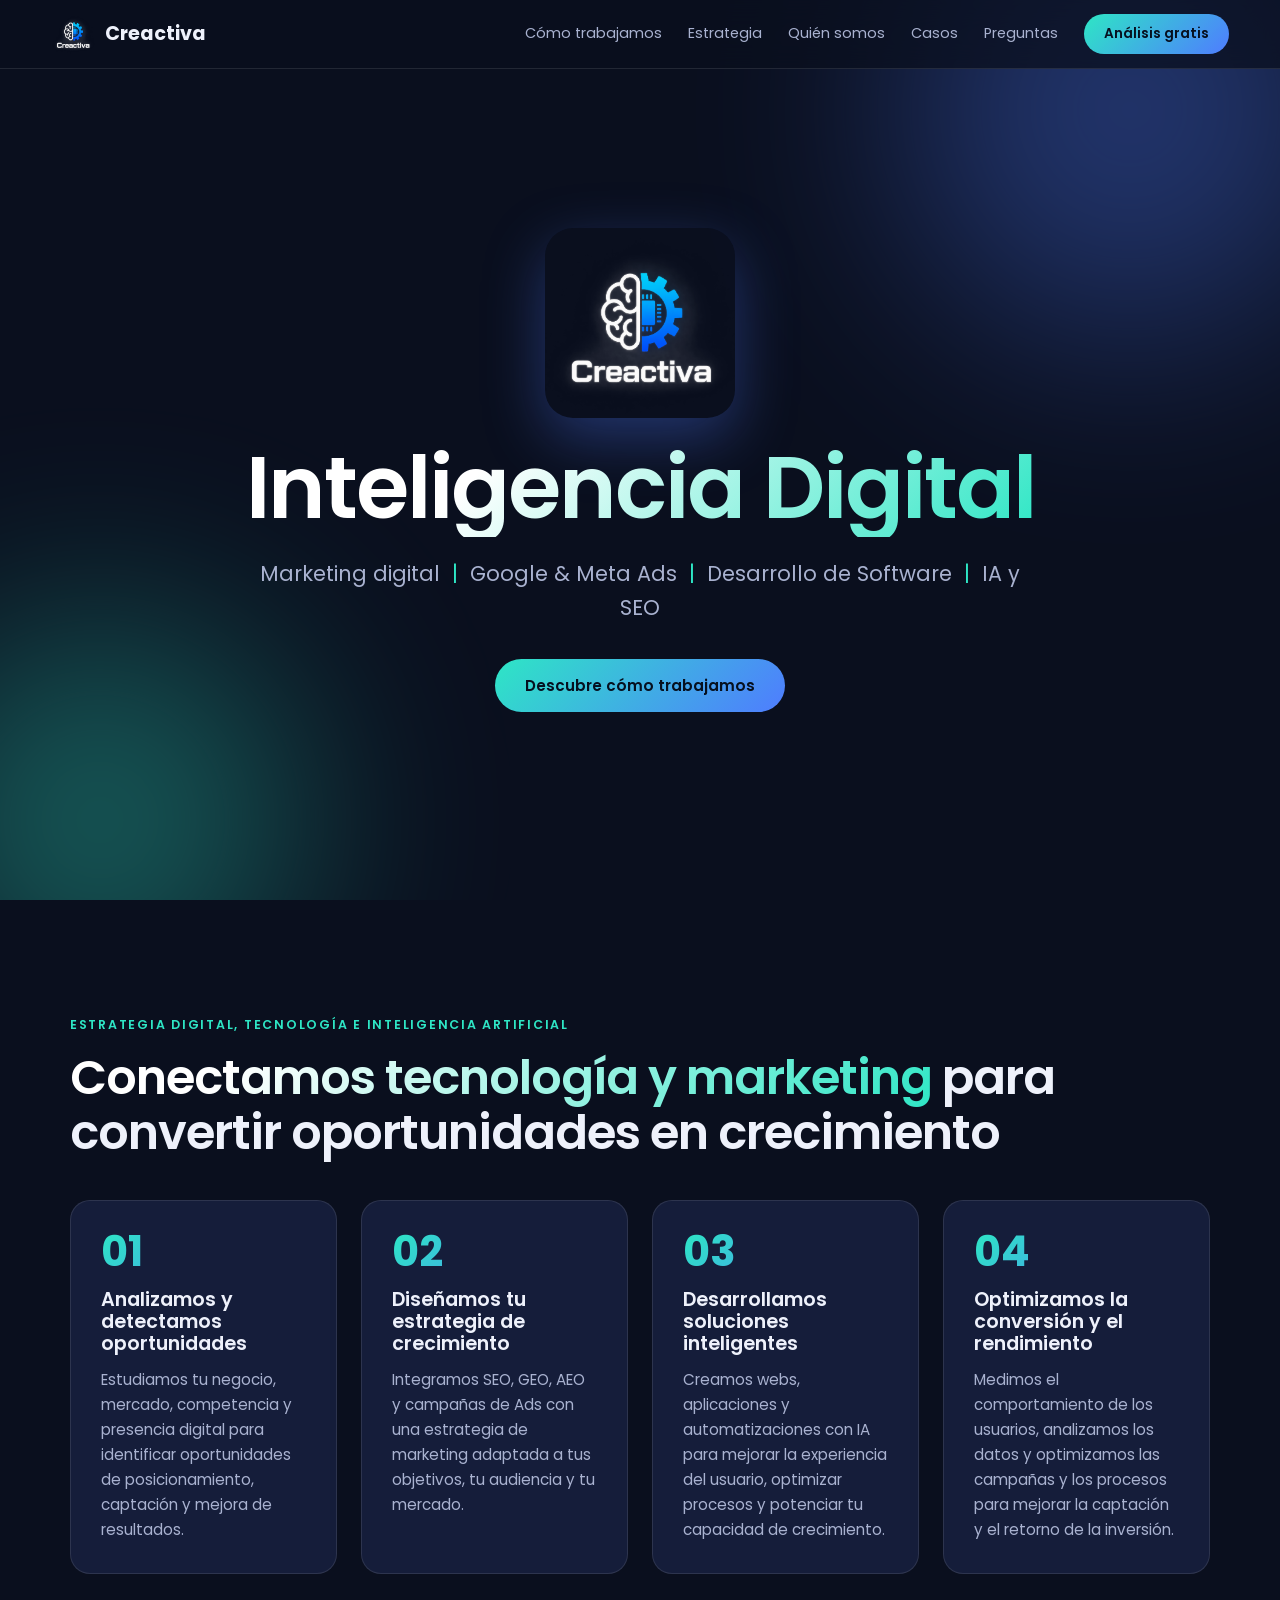
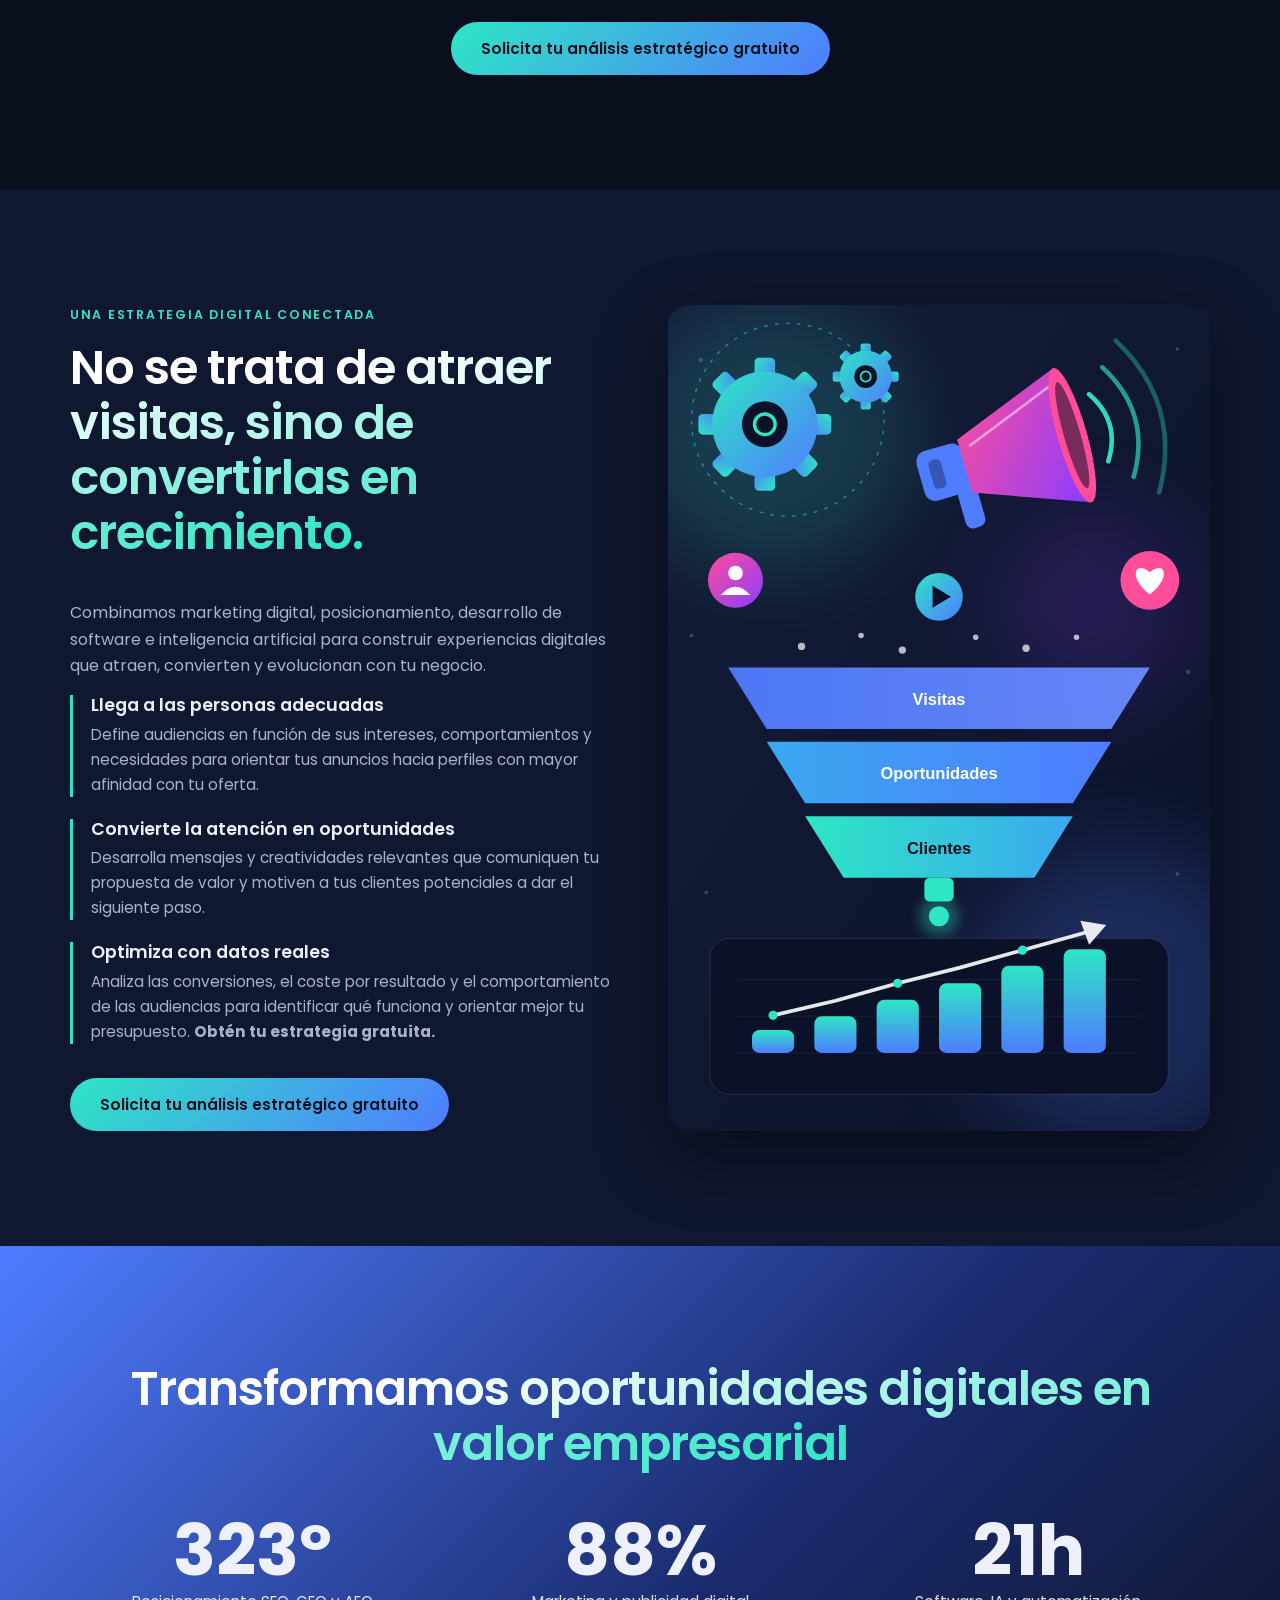
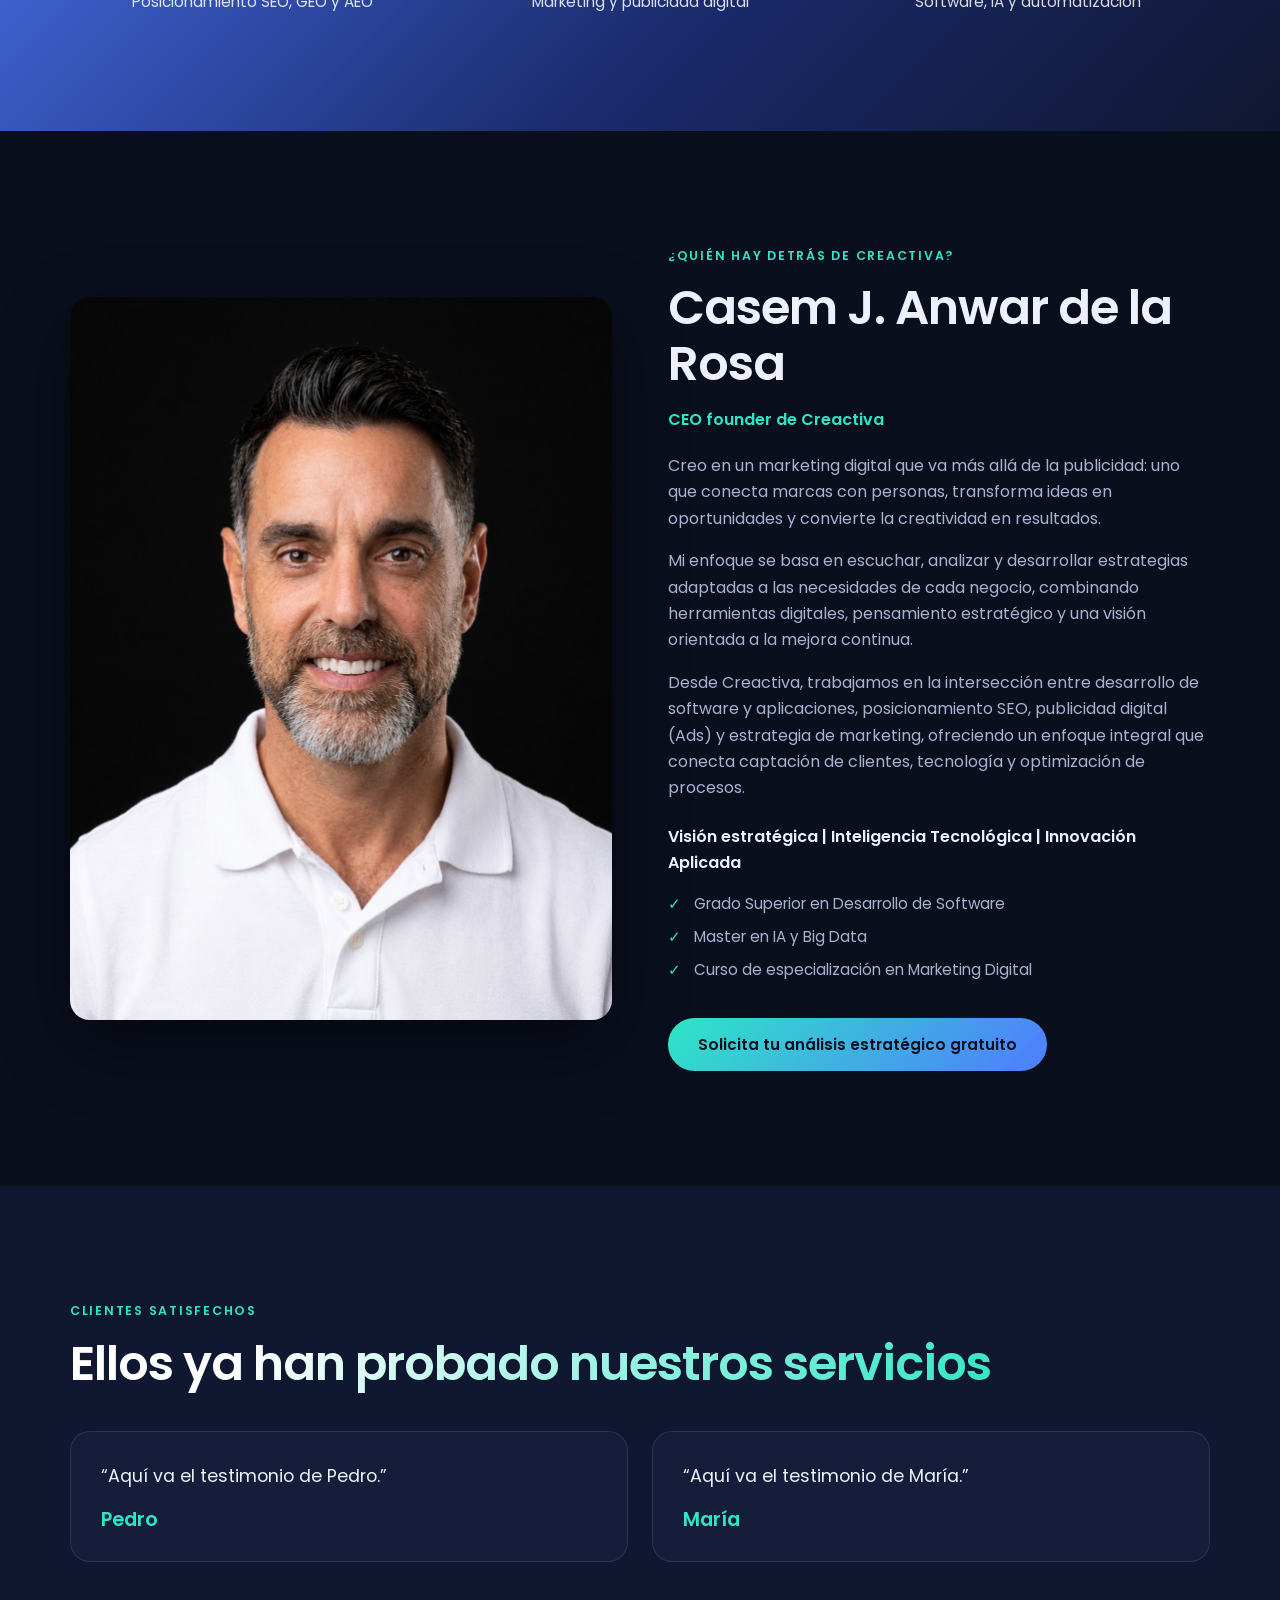
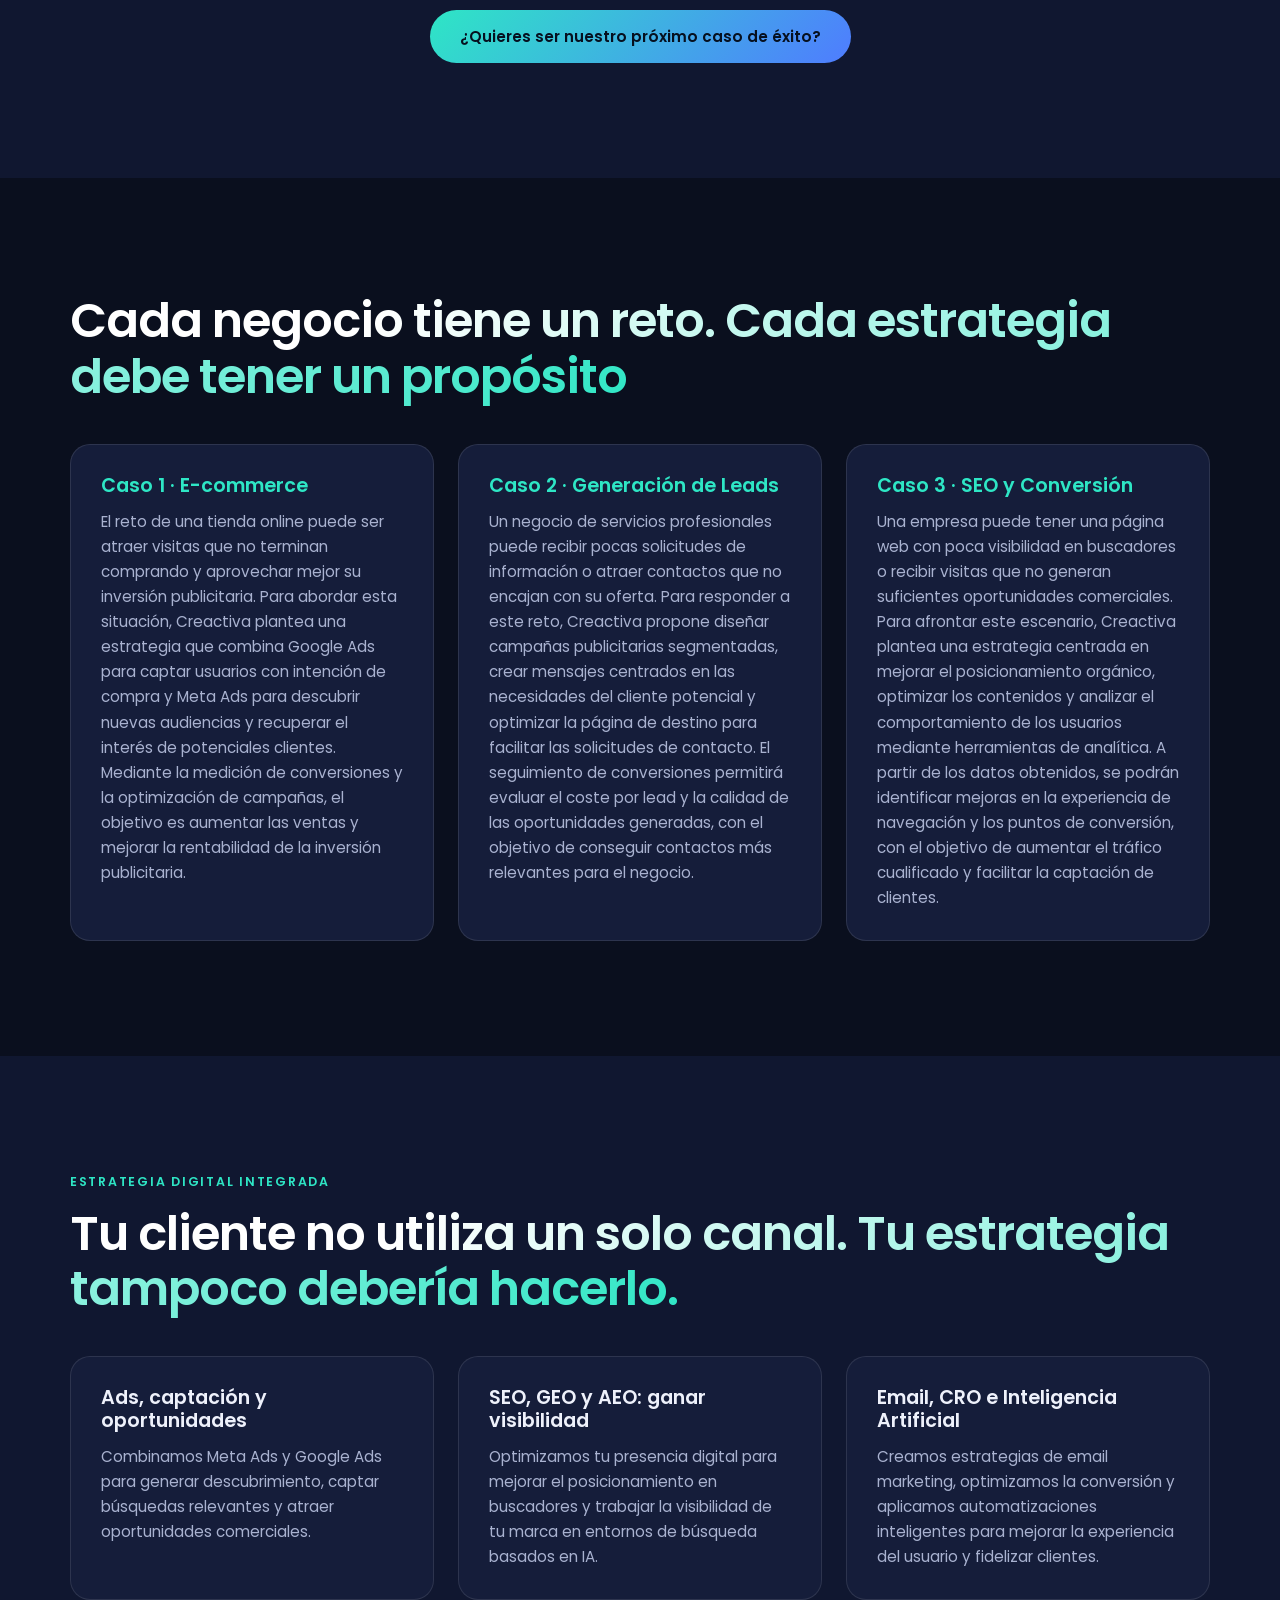
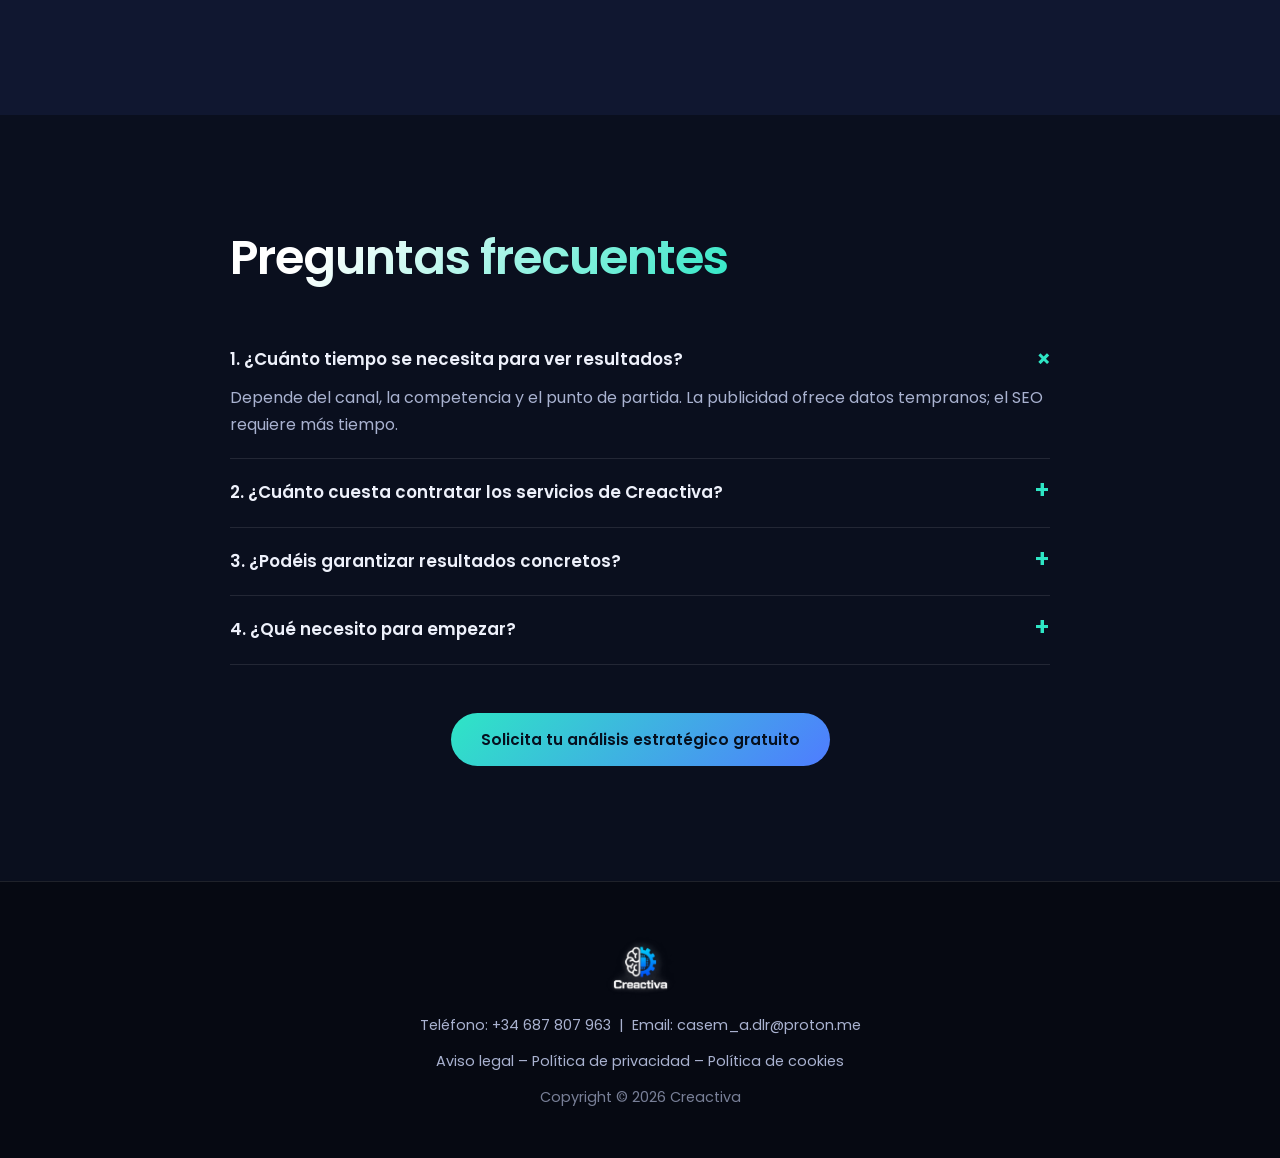
<file: index.html>
<!DOCTYPE html>
<html lang="es">
<head>
  <meta charset="UTF-8">
  <meta name="viewport" content="width=device-width, initial-scale=1.0, viewport-fit=cover">
<title>Proyecto Pagina - Creactiva Web</title>  <meta name="description" content="En Creactiva nos encargamos de realizar estrategias de publicidad multicanal para particulares y empresas.">
  <meta property="og:title" content="Agencia Marketing Digital Ads - Creactiva">
  <meta property="og:description" content="Estrategias de publicidad multicanal para particulares y empresas.">
  <meta property="og:image" content="https://creactivamd.es/wp-content/uploads/2026/10/Logo.png">
  <meta property="og:type" content="website">
  <meta property="og:locale" content="es_ES">
  <link rel="icon" type="image/png" href="img/Logo.png">
  <link rel="preconnect" href="https://fonts.googleapis.com">
  <link rel="preconnect" href="https://fonts.gstatic.com" crossorigin>
  <link href="https://fonts.googleapis.com/css2?family=Poppins:wght@400;500;600;700&display=swap" rel="stylesheet">
  <link rel="stylesheet" href="styles.css">
</head>
<body>


  <!-- CABECERA -->
  <header class="header" id="inicio">
    <a href="#inicio" class="brand" aria-label="Creactiva - inicio">
      <img src="img/Logo.png" alt="Logo Creactiva" width="44" height="44">
      <span>Creactiva</span>
    </a>
    <button class="menu-btn" id="menuBtn" aria-label="Abrir menú" aria-expanded="false"><span></span><span></span></button>
    <nav class="nav" id="nav">
      <a href="#s1">Cómo trabajamos</a>
      <a href="#estrategia">Estrategia</a>
      <a href="#quien">Quién somos</a>
      <a href="#casos">Casos</a>
      <a href="#faq">Preguntas</a>
      <button class="btn btn-small" data-open-modal>Análisis gratis</button>
    </nav>
  </header>

  <main>

    <!-- HERO -->
    <section class="hero">
      <div class="glow glow-1"></div>
      <div class="glow glow-2"></div>
      <div class="container hero-inner">
        <img class="hero-logo" src="img/Logo.png" alt="Creactiva" width="220" height="220">
        <h1>Inteligencia Digital</h1>
        <p class="lead">Marketing digital <i>|</i> Google & Meta Ads <i>|</i> Desarrollo de Software <i>|</i> IA y SEO</p>
        <a href="#s1" class="btn">Descubre cómo trabajamos</a>
      </div>
    </section>

    <!-- 1. PROCESO -->
    <section class="section" id="s1">
      <div class="container">
        <p class="eyebrow">Estrategia digital, tecnología e inteligencia artificial</p>
        <h2><span class="grad">Conectamos tecnología y marketing</span> para convertir oportunidades en crecimiento</h2>

        <ol class="steps">
          <li class="card reveal">
            <b>01</b>
            <h3>Analizamos y detectamos oportunidades</h3>
            <p>Estudiamos tu negocio, mercado, competencia y presencia digital para identificar oportunidades de posicionamiento, captación y mejora de resultados.</p>
          </li>
          <li class="card reveal">
            <b>02</b>
            <h3>Diseñamos tu estrategia de crecimiento</h3>
            <p>Integramos SEO, GEO, AEO y campañas de Ads con una estrategia de marketing adaptada a tus objetivos, tu audiencia y tu mercado.</p>
          </li>
          <li class="card reveal">
            <b>03</b>
            <h3>Desarrollamos soluciones inteligentes</h3>
            <p>Creamos webs, aplicaciones y automatizaciones con IA para mejorar la experiencia del usuario, optimizar procesos y potenciar tu capacidad de crecimiento.</p>
          </li>
          <li class="card reveal">
            <b>04</b>
            <h3>Optimizamos la conversión y el rendimiento</h3>
            <p>Medimos el comportamiento de los usuarios, analizamos los datos y optimizamos las campañas y los procesos para mejorar la captación y el retorno de la inversión.</p>
          </li>
        </ol>

        <div class="center"><button class="btn" data-open-modal>Solicita tu análisis estratégico gratuito</button></div>
      </div>
    </section>

    <!-- 2. ESTRATEGIA CONECTADA -->
    <section class="section section-alt" id="estrategia">
      <div class="container split">
        <div>
          <p class="eyebrow">Una estrategia digital conectada</p>
          <h2><span class="grad">No se trata de atraer visitas, sino de convertirlas en crecimiento.</span></h2>
          <p class="muted">Combinamos marketing digital, posicionamiento, desarrollo de software e inteligencia artificial para construir experiencias digitales que atraen, convierten y evolucionan con tu negocio.</p>

          <div class="feature reveal">
            <h3>Llega a las personas adecuadas</h3>
            <p>Define audiencias en función de sus intereses, comportamientos y necesidades para orientar tus anuncios hacia perfiles con mayor afinidad con tu oferta.</p>
          </div>
          <div class="feature reveal">
            <h3>Convierte la atención en oportunidades</h3>
            <p>Desarrolla mensajes y creatividades relevantes que comuniquen tu propuesta de valor y motiven a tus clientes potenciales a dar el siguiente paso.</p>
          </div>
          <div class="feature reveal">
            <h3>Optimiza con datos reales</h3>
            <p>Analiza las conversiones, el coste por resultado y el comportamiento de las audiencias para identificar qué funciona y orientar mejor tu presupuesto. <strong>Obtén tu estrategia gratuita.</strong></p>
          </div>
          <button class="btn" data-open-modal>Solicita tu análisis estratégico gratuito</button>
        </div>
        <figure class="media reveal">
          <img src="img/estrategia.svg" alt="Estrategia digital conectada: megáfono, embudo de conversión y gráfica de crecimiento" loading="lazy" width="600" height="900">
        </figure>
      </div>
    </section>

    <!-- 3. CIFRAS -->
    <section class="section section-stats">
      <div class="container">
        <h2 class="center"><span class="grad">Transformamos oportunidades digitales en valor empresarial</span></h2>
        <!-- OJO: valores de ejemplo. Cámbialos en data-count por los reales. -->
        <div class="stats">
          <div><strong data-count="365" data-suffix="º">0</strong><span>Posicionamiento SEO, GEO y AEO</span></div>
          <div><strong data-count="100" data-suffix="%">0</strong><span>Marketing y publicidad digital</span></div>
          <div><strong data-count="24" data-suffix="h">0</strong><span>Software, IA y automatización</span></div>
        </div>
      </div>
    </section>

    <!-- 4. QUIÉN HAY DETRÁS -->
    <section class="section" id="quien">
      <div class="container split">
        <figure class="media reveal">
          <img src="img/qqqqq.PNG" alt="Casem J. Anwar de la Rosa, CEO y fundador de Creactiva" loading="lazy" width="1024" height="768">
        </figure>
        <div>
          <p class="eyebrow">¿Quién hay detrás de Creactiva?</p>
          <h2>Casem J. Anwar de la Rosa</h2>
          <p class="role">CEO founder de Creactiva</p>
          <p class="muted">Creo en un marketing digital que va más allá de la publicidad: uno que conecta marcas con personas, transforma ideas en oportunidades y convierte la creatividad en resultados.</p>
          <p class="muted">Mi enfoque se basa en escuchar, analizar y desarrollar estrategias adaptadas a las necesidades de cada negocio, combinando herramientas digitales, pensamiento estratégico y una visión orientada a la mejora continua.</p>
          <p class="muted">Desde Creactiva, trabajamos en la intersección entre desarrollo de software y aplicaciones, posicionamiento SEO, publicidad digital (Ads) y estrategia de marketing, ofreciendo un enfoque integral que conecta captación de clientes, tecnología y optimización de procesos.</p>
          <p class="tagline">Visión estratégica | Inteligencia Tecnológica | Innovación Aplicada</p>
          <ul class="studies">
            <li>Grado Superior en Desarrollo de Software</li>
            <li>Master en IA y Big Data</li>
            <li>Curso de especialización en Marketing Digital</li>
          </ul>
          <button class="btn" data-open-modal>Solicita tu análisis estratégico gratuito</button>
        </div>
      </div>
    </section>

    <!-- 5. CLIENTES -->
    <section class="section section-alt" id="clientes">
      <div class="container">
        <p class="eyebrow">Clientes satisfechos</p>
        <h2><span class="grad">Ellos ya han probado nuestros servicios</span></h2>
        <div class="grid grid-2">
          <!-- Sustituye el texto por el testimonio real (o por la foto/vídeo que uses en tu web actual) -->
          <article class="card testimonial reveal">
            <p>“Aquí va el testimonio de Pedro.”</p>
            <h3>Pedro</h3>
          </article>
          <article class="card testimonial reveal">
            <p>“Aquí va el testimonio de María.”</p>
            <h3>María</h3>
          </article>
        </div>
        <div class="center"><button class="btn" data-open-modal>¿Quieres ser nuestro próximo caso de éxito?</button></div>
      </div>
    </section>

    <!-- 6. CASOS -->
    <section class="section" id="casos">
      <div class="container">
        <h2><span class="grad">Cada negocio tiene un reto. Cada estrategia debe tener un propósito</span></h2>
        <div class="grid grid-3">
          <article class="card case reveal">
            <h3>Caso 1 · E-commerce</h3>
            <p>El reto de una tienda online puede ser atraer visitas que no terminan comprando y aprovechar mejor su inversión publicitaria. Para abordar esta situación, Creactiva plantea una estrategia que combina Google Ads para captar usuarios con intención de compra y Meta Ads para descubrir nuevas audiencias y recuperar el interés de potenciales clientes. Mediante la medición de conversiones y la optimización de campañas, el objetivo es aumentar las ventas y mejorar la rentabilidad de la inversión publicitaria.</p>
          </article>
          <article class="card case reveal">
            <h3>Caso 2 · Generación de Leads</h3>
            <p>Un negocio de servicios profesionales puede recibir pocas solicitudes de información o atraer contactos que no encajan con su oferta. Para responder a este reto, Creactiva propone diseñar campañas publicitarias segmentadas, crear mensajes centrados en las necesidades del cliente potencial y optimizar la página de destino para facilitar las solicitudes de contacto. El seguimiento de conversiones permitirá evaluar el coste por lead y la calidad de las oportunidades generadas, con el objetivo de conseguir contactos más relevantes para el negocio.</p>
          </article>
          <article class="card case reveal">
            <h3>Caso 3 · SEO y Conversión</h3>
            <p>Una empresa puede tener una página web con poca visibilidad en buscadores o recibir visitas que no generan suficientes oportunidades comerciales. Para afrontar este escenario, Creactiva plantea una estrategia centrada en mejorar el posicionamiento orgánico, optimizar los contenidos y analizar el comportamiento de los usuarios mediante herramientas de analítica. A partir de los datos obtenidos, se podrán identificar mejoras en la experiencia de navegación y los puntos de conversión, con el objetivo de aumentar el tráfico cualificado y facilitar la captación de clientes.</p>
          </article>
        </div>
      </div>
    </section>

    <!-- 7. ESTRATEGIA INTEGRADA -->
    <section class="section section-alt">
      <div class="container">
        <p class="eyebrow">Estrategia digital integrada</p>
        <h2><span class="grad">Tu cliente no utiliza un solo canal. Tu estrategia tampoco debería hacerlo.<span></h2>
        <div class="grid grid-3">
          <article class="card reveal">
            <h3>Ads, captación y oportunidades</h3>
            <p>Combinamos Meta Ads y Google Ads para generar descubrimiento, captar búsquedas relevantes y atraer oportunidades comerciales.</p>
          </article>
          <article class="card reveal">
            <h3>SEO, GEO y AEO: ganar visibilidad</h3>
            <p>Optimizamos tu presencia digital para mejorar el posicionamiento en buscadores y trabajar la visibilidad de tu marca en entornos de búsqueda basados en IA.</p>
          </article>
          <article class="card reveal">
            <h3>Email, CRO e Inteligencia Artificial</h3>
            <p>Creamos estrategias de email marketing, optimizamos la conversión y aplicamos automatizaciones inteligentes para mejorar la experiencia del usuario y fidelizar clientes.</p>
          </article>
        </div>
      </div>
    </section>

    <!-- 8. FAQ -->
    <section class="section" id="faq">
      <div class="container narrow">
        <h2><span class="grad">Preguntas frecuentes</span></h2>
        <details class="faq" open>
          <summary>1. ¿Cuánto tiempo se necesita para ver resultados?</summary>
          <p>Depende del canal, la competencia y el punto de partida. La publicidad ofrece datos tempranos; el SEO requiere más tiempo.</p>
        </details>
        <details class="faq">
          <summary>2. ¿Cuánto cuesta contratar los servicios de Creactiva?</summary>
          <p>El presupuesto depende de tus objetivos, canales y necesidades. Prepararemos una propuesta personalizada tras conocer tu proyecto.</p>
        </details>
        <details class="faq">
          <summary>3. ¿Podéis garantizar resultados concretos?</summary>
          <p>No sería responsable garantizar ventas o retornos específicos. Trabajamos con objetivos medibles, análisis y optimización continua.</p>
        </details>
        <details class="faq">
          <summary>4. ¿Qué necesito para empezar?</summary>
          <p>Necesitamos conocer tu negocio, tus objetivos y tus recursos. Después revisaremos los accesos y datos relevantes disponibles.</p>
        </details>
        <div class="center"><button class="btn" data-open-modal>Solicita tu análisis estratégico gratuito</button></div>
      </div>
    </section>
  </main>

  <!-- FOOTER -->
  <footer class="footer">
    <div class="container footer-inner">
      <img src="img/Logo.png" alt="Creactiva" width="72" height="72" loading="lazy">
      <p>Teléfono: <a href="tel:+34687807963">+34 687 807 963</a> &nbsp;|&nbsp; Email: <a href="mailto:casem_a.dlr@proton.me">casem_a.dlr@proton.me</a></p>
      <p>
        <a href="https://creactivamd.es/aviso-legal/">Aviso legal</a> –
        <a href="https://creactivamd.es/politica-de-privacidad/">Política de privacidad</a> –
        <a href="https://creactivamd.es/politica-de-cookies/">Política de cookies</a>
      </p>
      <p class="copy">Copyright © <span id="year">2025</span> Creactiva</p>
    </div>
  </footer>

  <button class="to-top" id="toTop" aria-label="Volver arriba">↑</button>

  <!-- MODAL: SOLICITUD DE PROPUESTA -->
  <div class="modal" id="modal" aria-hidden="true">
    <div class="modal-backdrop" data-close-modal></div>
    <div class="modal-box" role="dialog" aria-modal="true" aria-labelledby="modalTitle">
      <button class="modal-close" data-close-modal aria-label="Cerrar">×</button>
      <h3 id="modalTitle">Solicita tu <em>propuesta estratégica</em> sin coste</h3><p>Este formulario es una demostración de mi portfolio de DAW. Usa datos ficticios para probarlo.</p>

      <form class="form" id="contactForm" novalidate>
        <label>Nombre
          <input type="text" name="nombre" autocomplete="name" required>
          <small class="error"></small>
        </label>
        <label>Email
          <input type="email" name="email" autocomplete="email" required>
          <small class="error"></small>
        </label>
        <label>Teléfono
          <input type="tel" name="telefono" autocomplete="tel">
          <small class="error"></small>
        </label>
        <label>Cuéntanos tu proyecto
          <textarea name="mensaje" rows="3"></textarea>
        </label>
        <label class="check">
          <input type="checkbox" name="privacidad" required>
          <span>Aceptar <a href="https://creactivamd.es/politica-de-privacidad/" target="_blank" rel="noopener">política de privacidad</a></span>
          <small class="error"></small>
        </label>
        <button type="submit" class="btn">Solicitar propuesta gratuita</button>
        <p class="form-status" id="formStatus" role="status"></p>
      </form>
    </div>
  </div>

  <script src="script.js"></script>
</body>
</html>
</file>
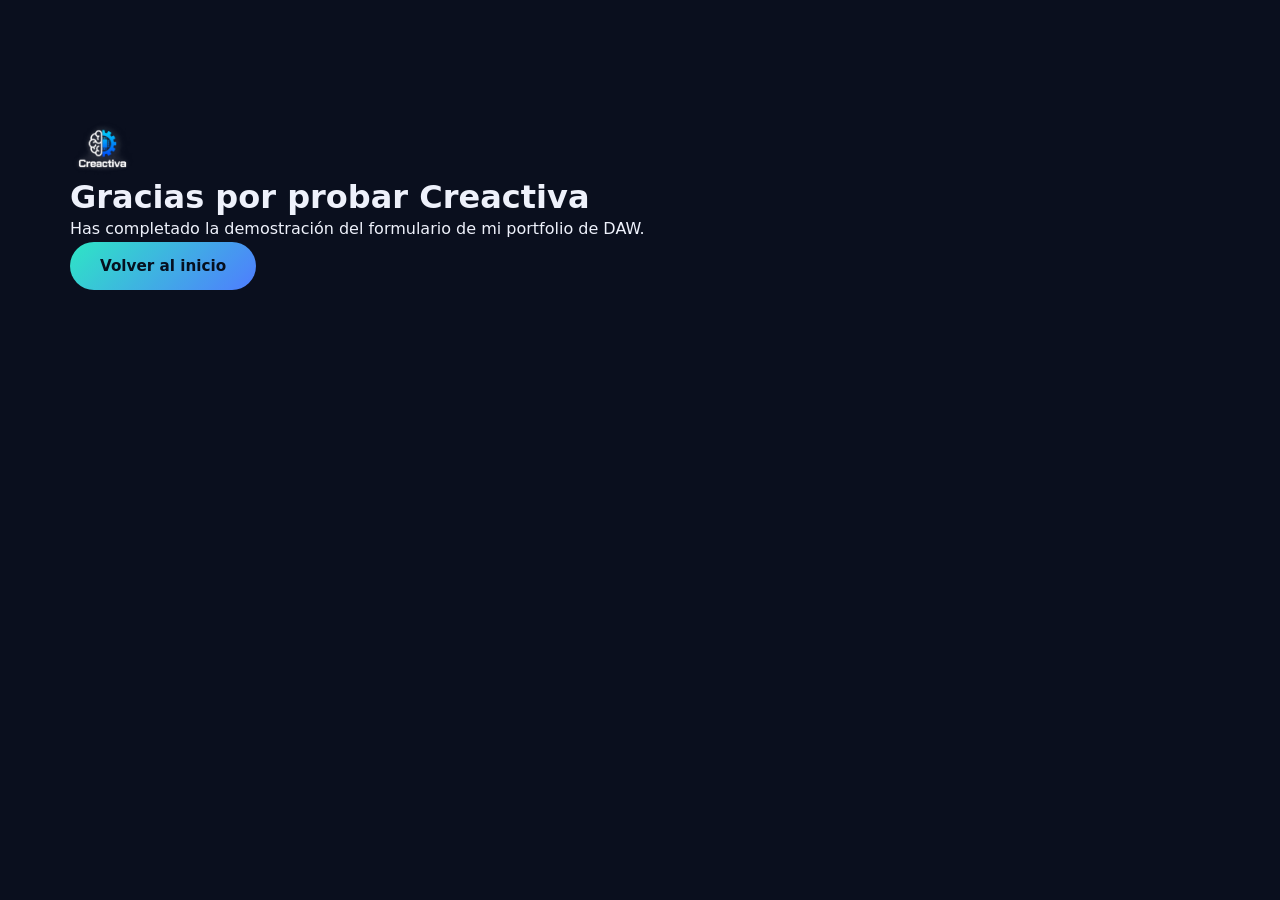
<file: gracias.html>
<!DOCTYPE html>
<html lang="es">
<head>
  <meta charset="UTF-8">
  <meta name="viewport" content="width=device-width, initial-scale=1">
  <title>Gracias por probar Creactiva</title>
  <link rel="stylesheet" href="styles.css">
</head>
<body>
  <main class="section">
    <div class="container">
      <img src="img/Logo.png" alt="Creactiva" width="64" height="64">
      <h1>Gracias por probar Creactiva</h1>
      <p>Has completado la demostración del formulario de mi portfolio de DAW.</p>
      <a class="btn btn-primary" href="index.html">Volver al inicio</a>
    </div>
  </main>
</body>
</html>
</file>
<file: styles.css>
:root {
  --bg: #0a0f1e;          /* MARCA · fondo principal oscuro */
  --bg-alt: #101730;      /* MARCA · fondo de secciones alternas */
  --card: #151d3a;        /* MARCA · tarjetas */
  --text: #eef1fb;        /* texto principal */
  --muted: #a9b2d0;       /* texto secundario */
  --accent: #2ee6c5;      /* MARCA · color de acento / botones */
  --accent-2: #4f7cff;    /* MARCA · segundo color del degradado */
  --line: rgba(255,255,255,.1);
  --radius: 20px;
  --font: "Poppins", system-ui, -apple-system, "Segoe UI", sans-serif;
}

/* ===== Reset ===== */
*, *::before, *::after { box-sizing: border-box; margin: 0; padding: 0; }
html { scroll-behavior: smooth; scroll-padding-top: 84px; }
body { font-family: var(--font); background: var(--bg); color: var(--text); line-height: 1.65; -webkit-font-smoothing: antialiased; }
img { max-width: 100%; height: auto; display: block; }
a { color: inherit; text-decoration: none; }
ul, ol { list-style: none; }
h1, h2, h3 { line-height: 1.15; font-weight: 600; }
button { font-family: inherit; }

.container { width: min(1140px, 92%); margin-inline: auto; }
.narrow { width: min(820px, 92%); }
.center { text-align: center; margin-top: 48px; }
.muted { color: var(--muted); margin-bottom: 16px; }

/* ===== Botones ===== */
.btn {
  display: inline-block; padding: 15px 30px; border: 0; border-radius: 999px; cursor: pointer;
  background: linear-gradient(135deg, var(--accent), var(--accent-2));
  color: #06101f; font: 600 .95rem var(--font); text-align: center;
  transition: transform .2s, box-shadow .2s;
}
.btn:hover { transform: translateY(-2px); box-shadow: 0 12px 32px rgba(46,230,197,.28); }
.btn-small { padding: 10px 20px; font-size: .85rem; }

/* ===== Cabecera ===== */
.header {
  position: fixed; inset: 0 0 auto 0; z-index: 50; display: flex; align-items: center; justify-content: space-between;
  padding: 12px 4%; background: rgba(10,15,30,.75); backdrop-filter: blur(14px); border-bottom: 1px solid var(--line);
  transition: padding .3s, background .3s;
}
.header.scrolled { padding-block: 8px; background: rgba(10,15,30,.95); }
.brand { display: flex; align-items: center; gap: 10px; font-weight: 700; font-size: 1.2rem; }
.brand img { border-radius: 10px; }
.nav { display: flex; align-items: center; gap: 26px; font-size: .9rem; }
.nav a { color: var(--muted); transition: color .2s; }
.nav a:hover { color: var(--text); }

.menu-btn { display: none; position: relative; width: 42px; height: 42px; background: none; border: 0; cursor: pointer; }
.menu-btn span { position: absolute; left: 9px; right: 9px; height: 2px; background: var(--text); transition: transform .3s; }
.menu-btn span:first-child { top: 16px; }
.menu-btn span:last-child { top: 24px; }
.menu-btn[aria-expanded="true"] span:first-child { transform: translateY(4px) rotate(45deg); }
.menu-btn[aria-expanded="true"] span:last-child { transform: translateY(-4px) rotate(-45deg); }

/* ===== Hero ===== */
.hero { position: relative; overflow: hidden; min-height: 100svh; display: grid; place-items: center; text-align: center; padding: 120px 0 80px; }
.glow { position: absolute; border-radius: 50%; filter: blur(110px); opacity: .35; animation: float 16s ease-in-out infinite; }
.glow-1 { width: 460px; height: 460px; background: var(--accent-2); top: -120px; right: -80px; }
.glow-2 { width: 400px; height: 400px; background: var(--accent); bottom: -120px; left: -100px; animation-delay: -7s; }
@keyframes float { 50% { transform: translate(30px, -36px) scale(1.08); } }
.hero-inner { position: relative; z-index: 1; display: grid; justify-items: center; gap: 20px; }
.hero-logo { width: clamp(110px, 20vw, 190px); border-radius: 28px; box-shadow: 0 20px 60px rgba(79,124,255,.35); }
.hero h1 { font-size: clamp(2.6rem, 8vw, 5.4rem); letter-spacing: -2px; background: linear-gradient(135deg, #fff 30%, var(--accent)); -webkit-background-clip: text; background-clip: text; color: transparent; }
.lead { font-size: clamp(1rem, 2.2vw, 1.3rem); color: var(--muted); max-width: 60ch; margin-bottom: 14px; }
.lead i { font-style: normal; color: var(--accent); margin-inline: 6px; }

/* ===== Secciones ===== */
.section { padding: clamp(64px, 9vw, 120px) 0; }
.section-alt { background: var(--bg-alt); }
.section h2 { font-size: clamp(1.8rem, 4.6vw, 3rem); letter-spacing: -1px; max-width: none; margin-bottom: 40px; }
.section h2.center { margin-inline: auto; text-align: center; margin-top: 0; }
.eyebrow { text-transform: uppercase; letter-spacing: .14em; font-size: .78rem; font-weight: 600; color: var(--accent); margin-bottom: 14px; }

.grid { display: grid; gap: 24px; }
.grid-2 { grid-template-columns: repeat(auto-fit, minmax(300px, 1fr)); }
.grid-3 { grid-template-columns: repeat(auto-fit, minmax(290px, 1fr)); }

/* ===== Tarjetas ===== */
.card { background: var(--card); border: 1px solid var(--line); padding: 30px; border-radius: var(--radius); transition: transform .3s, border-color .3s; }
.card:hover { transform: translateY(-5px); border-color: rgba(46,230,197,.4); }
.card h3 { font-size: 1.2rem; margin-bottom: 12px; }
.card p { color: var(--muted); font-size: .95rem; }

.steps { display: grid; grid-template-columns: repeat(auto-fit, minmax(240px, 1fr)); gap: 24px; }
.steps b { display: block; font-size: 2.6rem; font-weight: 700; line-height: 1; margin-bottom: 16px;
  background: linear-gradient(135deg, var(--accent), var(--accent-2)); -webkit-background-clip: text; background-clip: text; color: transparent; }

/* ===== Bloques con imagen ===== */
.split { display: grid; gap: 56px; align-items: center; grid-template-columns: repeat(auto-fit, minmax(300px, 1fr)); }
.media img { width: 100%; border-radius: var(--radius); box-shadow: 0 24px 70px rgba(0,0,0,.45); object-fit: cover; }
.feature { border-left: 3px solid var(--accent); padding-left: 18px; margin: 0 0 22px; }
.feature h3 { font-size: 1.1rem; margin-bottom: 6px; }
.feature p { color: var(--muted); font-size: .95rem; }
.split .btn { margin-top: 12px; }

/* ===== Cifras ===== */
.section-stats { background: linear-gradient(135deg, var(--accent-2), #1a2a6c 60%, var(--bg-alt)); }
.stats { display: grid; grid-template-columns: repeat(auto-fit, minmax(220px, 1fr)); gap: 24px; text-align: center; margin-top: 8px; }
.stats strong { display: block; font-size: clamp(2.6rem, 7vw, 4.4rem); font-weight: 700; line-height: 1.1; }
.stats span { color: rgba(255,255,255,.85); font-size: .95rem; }

/* ===== Equipo ===== */
.role { color: var(--accent); font-weight: 600; margin: -24px 0 20px; }
.tagline { font-weight: 600; margin: 22px 0 14px; }
.studies { margin-bottom: 24px; display: grid; gap: 8px; }
.studies li { color: var(--muted); padding-left: 26px; position: relative; font-size: .95rem; }
.studies li::before { content: "✓"; position: absolute; left: 0; color: var(--accent); font-weight: 700; }

/* ===== Testimonios / casos ===== */
.testimonial p { font-size: 1.1rem; color: var(--text); margin-bottom: 18px; }
.testimonial h3 { color: var(--accent); margin: 0; }
.case h3 { color: var(--accent); }

/* ===== FAQ ===== */
.faq { border-bottom: 1px solid var(--line); padding: 20px 0; }
.faq summary { cursor: pointer; font-weight: 600; font-size: 1.05rem; list-style: none; display: flex; justify-content: space-between; gap: 16px; }
.faq summary::-webkit-details-marker { display: none; }
.faq summary::after { content: "+"; color: var(--accent); font-size: 1.5rem; line-height: 1; transition: transform .25s; }
.faq[open] summary::after { transform: rotate(45deg); }
.faq p { color: var(--muted); margin-top: 12px; }

/* ===== Footer ===== */
.footer { background: #060912; border-top: 1px solid var(--line); padding: 48px 0; text-align: center; color: var(--muted); font-size: .9rem; }
.footer-inner { display: grid; justify-items: center; gap: 12px; }
.footer img { border-radius: 16px; }
.footer a:hover { color: var(--accent); }
.copy { opacity: .7; }

/* ===== Volver arriba ===== */
.to-top { position: fixed; right: 20px; bottom: 20px; z-index: 40; width: 46px; height: 46px; border-radius: 50%; border: 0; cursor: pointer;
  background: var(--accent); color: #06101f; font-size: 1.2rem; font-weight: 700; opacity: 0; pointer-events: none; transition: opacity .3s, transform .3s; }
.to-top.show { opacity: 1; pointer-events: auto; }
.to-top:hover { transform: translateY(-3px); }

/* ===== Modal ===== */
.modal { position: fixed; inset: 0; z-index: 100; display: grid; place-items: center; padding: 16px; visibility: hidden; opacity: 0; transition: opacity .25s, visibility .25s; }
.modal.open { visibility: visible; opacity: 1; }
.modal-backdrop { position: absolute; inset: 0; background: rgba(3,6,15,.75); backdrop-filter: blur(4px); }
.modal-box { position: relative; width: min(520px, 100%); max-height: 92vh; overflow-y: auto; background: var(--card); border: 1px solid var(--line); border-radius: var(--radius); padding: 36px 30px 30px; transform: translateY(20px); transition: transform .3s; }
.modal.open .modal-box { transform: none; }
.modal-box h3 { font-size: 1.5rem; margin-bottom: 22px; padding-right: 30px; }
.modal-box h3 em { font-style: normal; color: var(--accent); }
.modal-close { position: absolute; top: 12px; right: 14px; background: none; border: 0; color: var(--muted); font-size: 2rem; line-height: 1; cursor: pointer; }
.modal-close:hover { color: var(--text); }

.form { display: grid; gap: 16px; }
.form label { display: grid; gap: 6px; font-size: .88rem; color: var(--muted); }
.form input:not([type="checkbox"]), .form textarea {
  padding: 13px 14px; border-radius: 12px; border: 1.5px solid var(--line); background: var(--bg); color: var(--text); font: inherit; transition: border-color .2s;
}
.form input:focus, .form textarea:focus { outline: none; border-color: var(--accent); }
.form .check { display: flex; flex-wrap: wrap; align-items: center; gap: 10px; }
.form .check a { text-decoration: underline; }
.error { color: #ff8095; min-height: 1em; width: 100%; font-size: .8rem; }
.form-status { font-size: .92rem; }
.form-status.ok { color: var(--accent); }

/* ===== Palabras con degradado (mismo estilo que "Inteligencia Digital") ===== */
.grad {
  background: linear-gradient(135deg, #fff 20%, var(--accent));
  -webkit-background-clip: text;
  background-clip: text;
  color: transparent;
}

/* ===== Ajustes de maquetación ===== */
#s1 h2 { max-width: none; }                  /* el título llega al final de las cajas */
#estrategia .split { align-items: stretch; } /* la imagen iguala la altura del texto */
#estrategia .media { display: flex; }
#estrategia .media img { width: 100%; height: auto; object-fit: cover; object-position: center; }

/* ===== Animación de aparición ===== */
.reveal { opacity: 0; transform: translateY(28px); transition: opacity .7s, transform .7s; }
.reveal.visible { opacity: 1; transform: none; }

/* ===== Responsive ===== */
@media (max-width: 920px) {
  .menu-btn { display: block; }
  .nav {
    position: fixed; inset: 64px 0 auto 0; flex-direction: column; align-items: stretch; text-align: center; gap: 18px; padding: 26px;
    background: rgba(10,15,30,.98); border-bottom: 1px solid var(--line); transform: translateY(-130%); transition: transform .35s;
  }
  .nav.open { transform: none; }
  .role { margin-top: -16px; }
}
@media (prefers-reduced-motion: reduce) {
  * { animation: none !important; transition: none !important; }
  .reveal { opacity: 1; transform: none; }
}
</file>
